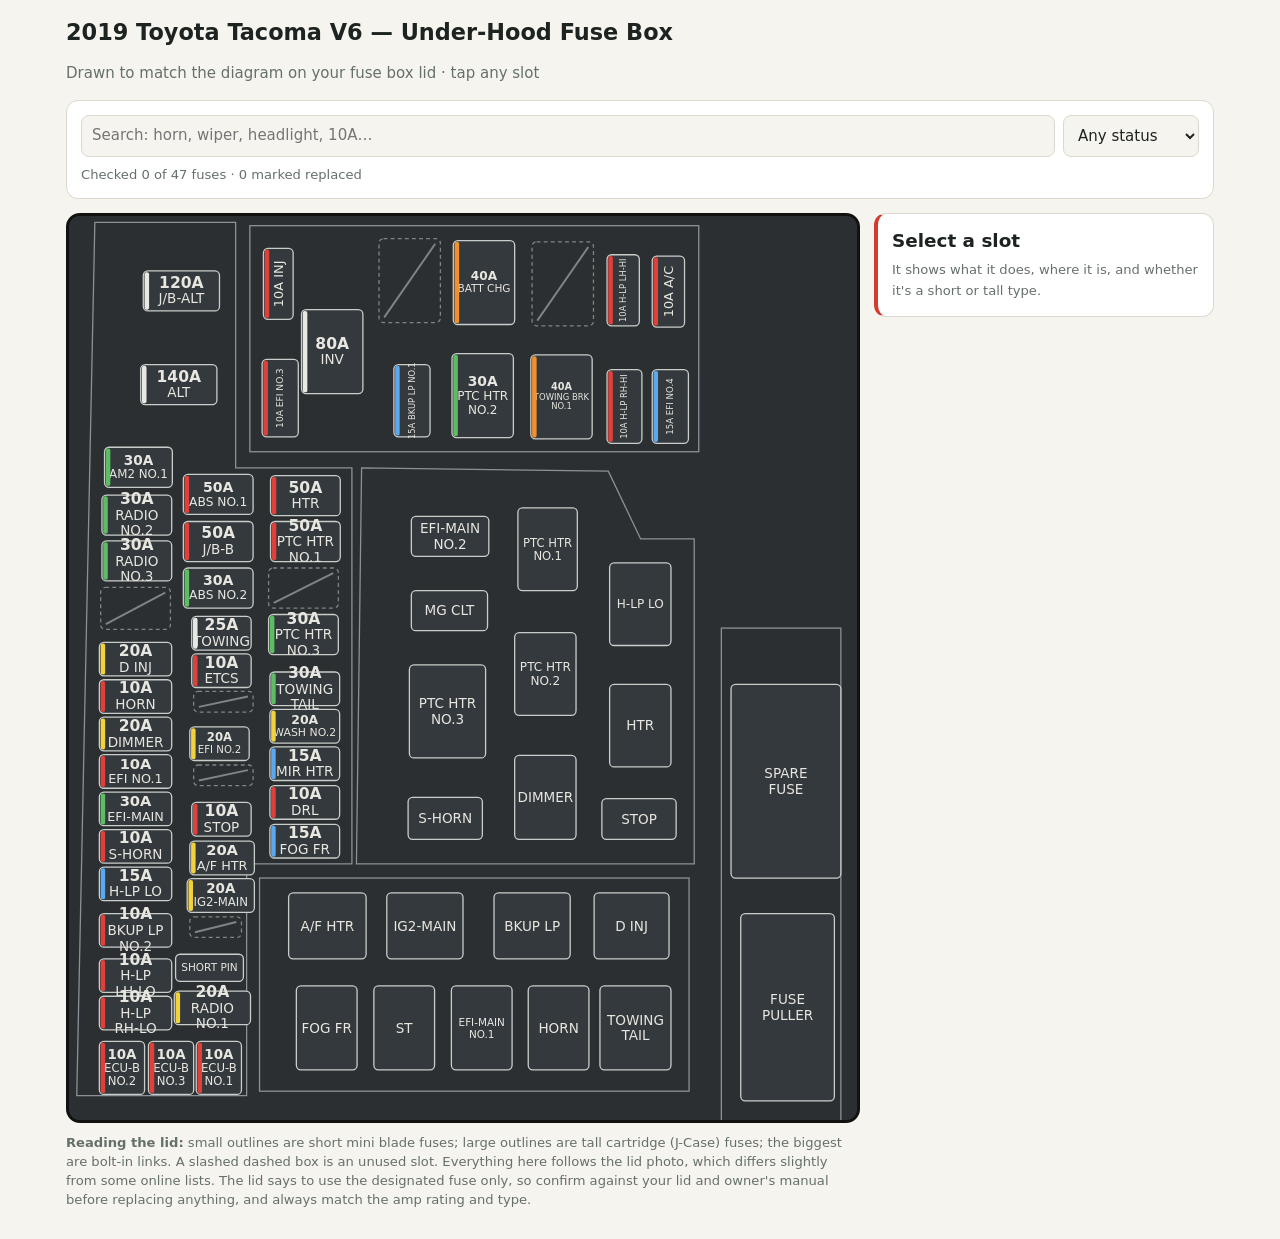
<file: index.html>
<!DOCTYPE html>
<html lang="en"><head><meta charset="utf-8">
<meta name="viewport" content="width=device-width, initial-scale=1, viewport-fit=cover">
<title>2019 Tacoma V6 – Under-Hood Fuse Box (matches lid)</title>
<link rel="stylesheet" href="style.css">
</head><body><main>
<h1>2019 Toyota Tacoma V6 — Under-Hood Fuse Box</h1>
<p class="sub">Drawn to match the diagram on your fuse box lid · tap any slot</p>
<div class="card"><div class="ctl">
<input id="q" type="search" placeholder="Search: horn, wiper, headlight, 10A…" aria-label="Search">
<select id="sf" aria-label="Status filter"><option value="">Any status</option><option value="n">Not checked</option><option value="o">Original</option><option value="r">Replaced</option></select></div>
<p class="note" id="prog" style="margin:8px 0 0"></p></div>
<div class="wrap">
<div><div class="sc"><svg id="svg" viewBox="175 490 1220 1400" role="img" aria-label="Fuse box layout"></svg></div>
<p class="note" style="margin-top:10px"><b>Reading the lid:</b> small outlines are short mini blade fuses; large outlines are tall cartridge (J-Case) fuses; the biggest are bolt-in links. A slashed dashed box is an unused slot. Everything here follows the lid photo, which differs slightly from some online lists. The lid says to use the designated fuse only, so confirm against your lid and owner's manual before replacing anything, and always match the amp rating and type.</p></div>
<div class="card" id="det"><h2>Select a slot</h2><span class="note">It shows what it does, where it is, and whether it's a short or tall type.</span></div>
</div>
</main>
<script src="app.js"></script>
</body></html>
</file>
<file: style.css>
:root{--bg:#f6f4ef;--card:#fff;--ink:#1d2320;--mut:#66706b;--line:#dcd8cf;--acc:#d63a2f}
@media(prefers-color-scheme:dark){:root{--bg:#15181a;--card:#1f2326;--ink:#ecebe6;--mut:#9aa39e;--line:#343a3d;--acc:#ef6a5f}}
*{box-sizing:border-box}
body{margin:0;background:var(--bg);color:var(--ink);font:15px/1.45 system-ui,-apple-system,"Segoe UI",Roboto,sans-serif}
main{max-width:1180px;margin:0 auto;padding:16px}
h1{font-size:1.4rem;margin:0}.sub,.note{color:var(--mut)}.note{font-size:.82rem}
.card{background:var(--card);border:1px solid var(--line);border-radius:12px;padding:14px;margin-bottom:14px}
.ctl{display:flex;flex-wrap:wrap;gap:8px}
input,select,textarea{padding:9px 10px;border:1px solid var(--line);border-radius:8px;background:var(--bg);color:var(--ink);font:inherit}
input{flex:1;min-width:180px}textarea{width:100%}
.wrap{display:grid;grid-template-columns:minmax(0,1fr) 340px;gap:14px;align-items:start}
#det{position:sticky;top:8px;border-left:4px solid var(--acc)}
@media(max-width:900px){.wrap{grid-template-columns:1fr}#det{order:-1;position:static}}
#det h2{margin:0 0 4px;font-size:1.15rem}
.tag{display:inline-block;background:var(--bg);border:1px solid var(--line);border-radius:6px;padding:1px 8px;margin:2px 6px 2px 0;font-size:.8rem}
.tbl{margin:8px 0;padding:8px 10px;background:var(--bg);border-radius:8px;font-size:.9rem}
.seg{display:flex;flex-wrap:wrap;gap:6px;margin:8px 0}
.seg button{border:1px solid var(--line);background:var(--bg);color:var(--ink);border-radius:8px;padding:6px 10px;font:inherit;cursor:pointer}
.seg button.on{background:var(--ink);color:var(--bg);border-color:var(--ink)}
.sc{overflow-x:auto;border-radius:14px;border:3px solid #111;background:#2b2f31}
svg{display:block;width:100%;min-width:760px;height:auto}
.sl{cursor:pointer}.sl:focus{outline:none}
.sl rect.b{fill:#33393c;stroke:#c9ceca;stroke-width:2}
.sl:hover rect.b{stroke:#fff;stroke-width:3}
.sl.on rect.b{stroke:var(--acc);stroke-width:5;fill:#4a3230}
.sl.dim{opacity:.15}
.sl text{fill:#e8e6e0;font-family:system-ui,sans-serif;pointer-events:none}
.sl.emp rect.b{fill:none;stroke:#7d8588;stroke-dasharray:6 5}
.sl.emp{cursor:default}
</file>
